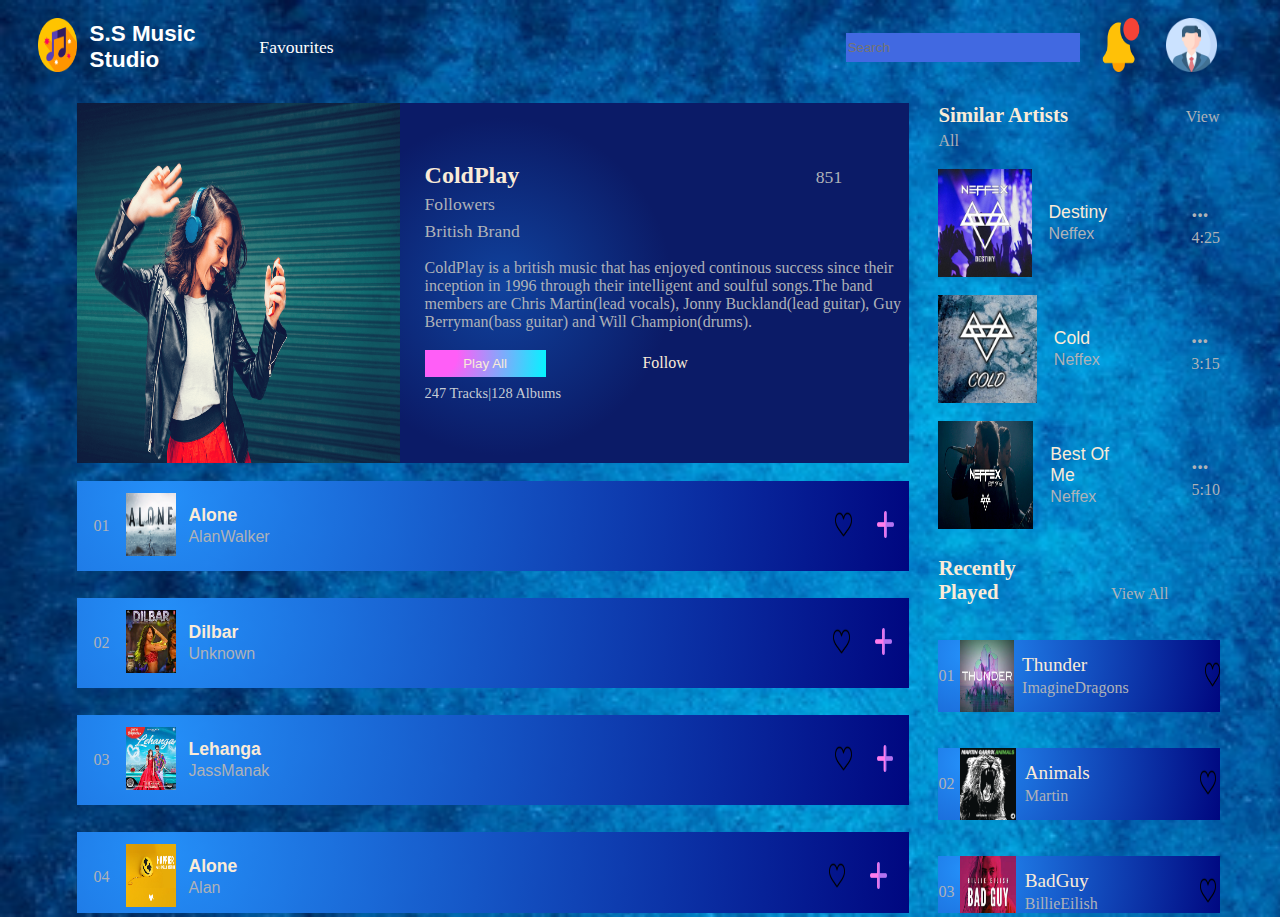
<file: playlist.html>
<!DOCTYPE html>
<html>
    <head><title>My Playlist</title>
    <link rel="stylesheet" href="playliststyle.css">
    </head>
    <body>
        <header>
            <span id="logo-img">
                <img src="images/logo.png">
            </span>
                <a href="index.html">S.S Music<br>Studio</a>
                <span id="favourite">
                    Favourites
                </span>
                <form>
                    <input type="text" id="searchbar" name="search" placeholder="Search">
                </form>
                <span id="bell">
                    <img src="images/bell.png">
                </span>
                <span id="user">
                    <img src="images/user1.png">
                </span>
        </header>
        <section id="leftpart">
            <section id="big-card">
                <div id="bigcard-image">
                    <img src="images/carousel2.jpg">
                </div>
                <div id="bigcard-content"><span id="big-head">ColdPlay</span>
                    <span class="subhead">851 Followers</span><br>
                <span class="subhead">British Brand</span>
            <span id="inner-content"><p>ColdPlay is a british music that has enjoyed continous success since their inception in 1996 through their
                intelligent and soulful songs.The band members are Chris Martin(lead vocals), Jonny Buckland(lead guitar), Guy Berryman(bass guitar)
                and Will Champion(drums).</p>
            </span>
        <span id="playall"><button type="submit">Play All</button></span><span id="follow"><a href="">Follow</a></span><br>
        <span id="count">247 Tracks|128 Albums</span>
        </div>
        
            </section>
            <section id="small-cards">
                <div class="card">
                    <span class="number">
                        01
                    </span>
                    <span class="card-img">
                        <img src="images/newreleases/alone.jpg">
                    </span>
                    <span class="song-name">Alone<br><b>AlanWalker</b></span>
                    <span class="heart" id="heart1">
                        <img src="images/heart.png">
                    </span>
                    <span class="plus">
                        <img src="images/plus.png">
                    </span>
                </div>
                <div class="card">
                    <span class="number">
                        02
                    </span>
                    <span class="card-img">
                        <img src="images/latest_hindi/dilbar.jpg">
                    </span>
                    <span class="song-name">Dilbar<br><b>Unknown</b></span>
                    <span class="heart" id="heart2">
                        <img src="images/heart.png">
                    </span>
                    <span class="plus">
                        <img src="images/plus.png">
                    </span>
                </div>
                <div class="card">
                    <span class="number">
                        03
                    </span>
                    <span class="card-img">
                        <img src="images/latest_punjabi/lehanga.jpg">
                    </span>
                    <span class="song-name">Lehanga<br><b>JassManak</b></span>
                    <span class="heart" id="heart3">
                        <img src="images/heart.png">
                    </span>
                    <span class="plus">
                        <img src="images/plus.png">
                    </span>
                </div>
                <div class="card">
                    <span class="number">
                        04
                    </span>
                    <span class="card-img">
                        <img src="images/newreleases/happier.jpg">
                    </span>
                    <span class="song-name">Alone<br><b>Alan</b></span>
                    <span class="heart" id="heart4">
                        <img src="images/heart.png">
                    </span>
                    <span class="plus">
                        <img src="images/plus.png">
                    </span>
                </div>
                <div class="card">
                    <span class="number">
                        05
                    </span>
                    <span class="card-img">
                        <img src="images/newreleases/alone.jpg">
                    </span>
                    <span class="song-name">Happier<br><b>Marshmello</b></span>
                    <span class="heart" id="heart5">
                        <img src="images/heart.png">
                    </span>
                    <span class="plus">
                        <img src="images/plus.png">
                    </span>
                </div>
                <div class="card">
                    <span class="number">
                        06
                    </span>
                    <span class="card-img">
                        <img src="images/latest_hindi/tera ban jaunga.jpg">
                    </span>
                    <span class="song-name">Tera Ban Jaunga<br><b>Arijit</b></span>
                    <span class="heart" id="heart6">
                        <img src="images/heart.png">
                    </span>
                    <span class="plus">
                        <img src="images/plus.png">
                    </span>
                </div>
                <div class="card">
                    <span class="number">
                        07
                    </span>
                    <span class="card-img">
                        <img src="images/newreleases/sad.png">
                    </span>
                    <span class="song-name">Sad!<br><b>XXXTentacion</b></span>
                    <span class="heart" id="heart7">
                        <img src="images/heart.png">
                    </span>
                    <span class="plus">
                        <img src="images/plus.png">
                    </span>
                </div>
                <div class="card">
                    <span class="number">
                        08
                    </span>
                    <span class="card-img">
                        <img src="images/newreleases/lovely.jpg">
                    </span>
                    <span class="song-name">Lovely<br><b>BillieEilish</b></span>
                    <span class="heart" id="heart8">
                        <img src="images/heart.png">
                    </span>
                    <span class="plus">
                        <img src="images/plus.png">
                    </span>
                </div>
                <div class="card">
                    <span class="number">
                        09
                    </span>
                    <span class="card-img">
                        <img src="images/latest_punjabi/oldskool.jpg">
                    </span>
                    <span class="song-name">OldSkool<br><b>Prem Gill</b></span>
                    <span class="heart" id="heart9">
                        <img src="images/heart.png">
                    </span>
                    <span class="plus">
                        <img src="images/plus.png">
                    </span>
                </div>
                <div class="card">
                    <span class="number">
                        10
                    </span>
                    <span class="card-img">
                        <img src="images/newreleases/alone2.jpg">
                    </span>
                    <span class="song-name">Alone Pt.II<br><b>AlanWalker</b></span>
                    <span class="heart" id="heart10">
                        <img src="images/heart.png">
                    </span>
                    <span class="plus">
                        <img src="images/plus.png">
                    </span>
                </div>
               
            </section> 
        </section>
        <section id="rightpart">
            <div id="vertical-card">
                <span class="vertical-head">Similar Artists <b>View All</b></span>
                <div class="small-vcards">
                    <span class="cards-image">
                        <img src="images/aside/destiny.jpg">
                    </span>
                    <span class="songs-name">
                        Destiny<br>
                        <b>
                            Neffex
                        </b>
                    </span>
                    <span id="nef1">
                        ...
                        <br>
                        <b>
                            4:25
                        </b>
                    </span>
                </div>
                <div class="small-vcards">
                    <span class="cards-image">
                        <img src="images/aside/cold.jpg">
                    </span>
                    <span class="songs-name">
                        Cold<br>
                        <b>
                            Neffex
                        </b>
                    </span>
                    <span id="nef2">
                        ...
                        <br>
                        <b>
                            3:15
                        </b>
                    </span>
                </div>
                <div class="small-vcards">
                    <span class="cards-image">
                        <img src="images/aside/bestofme.jpg">
                    </span>
                    <span class="songs-name">
                        Best Of Me<br>
                        <b>
                            Neffex
                        </b>
                    </span>
                    <span id="nef3">
                        ...
                        <br>
                        <b>
                            5:10
                        </b>
                    </span>
                </div>
            </div>
            <div id="vertical-card2">
                <span class="vertical-head">Recently Played<b>View All</b></span>
                <div class="small-cards2">
                    <span class="song-number">
                        01
                    </span>
                    <span class="card2-image">
                        <img src="images/aside/thunder.jpg">
                    </span>
                    <span class="details">
                        Thunder<br>
                        <b>ImagineDragons</b>
                    </span>
                    <span class="hurt" id="hurt1">
                        <img src="images/heart.png">
                    </span>
                </div>
                <div class="small-cards2">
                    <span class="song-number">
                        02
                    </span>
                    <span class="card2-image">
                        <img src="images/aside/animals.jpg">
                    </span>
                    <span class="details">
                        Animals<br>
                        <b>Martin</b>
                    </span>
                    <span class="hurt" id="hurt2">
                        <img src="images/heart.png">
                    </span>
                </div>
                <div class="small-cards2">
                    <span class="song-number">
                        03
                    </span>
                    <span class="card2-image">
                        <img src="images/aside/badguy.jpg">
                    </span>
                    <span class="details">
                        BadGuy<br>
                        <b>BillieEilish</b>
                    </span>
                    <span class="hurt" id="hurt3">
                        <img src="images/heart.png">
                    </span>
                </div>
                <div class="small-cards2">
                    <span class="song-number">
                        04
                    </span>
                    <span class="card2-image">
                        <img src="images/aside/loseyou.png">
                    </span>
                    <span class="details">
                        LoseYou<br>
                        <b>SelenaGomez</b>
                    </span>
                    <span class="hurt" id="hurt4">
                        <img src="images/heart.png">
                    </span>
                </div>
                <div class="small-cards2">
                    <span class="song-number">
                        05
                    </span>
                    <span class="card2-image">
                        <img src="images/newreleases/happier.jpg">
                    </span>
                    <span class="details">
                        Happier<br>
                        <b>Marshmello</b>
                    </span>
                    <span class="hurt" id="hurt5">
                        <img src="images/heart.png">
                    </span>
                </div>
                <div class="small-cards2">
                    <span class="song-number">
                        06
                    </span>
                    <span class="card2-image">
                        <img src="images/aside/destiny.jpg">
                    </span>
                    <span class="details">
                        Destiny<br>
                        <b>Neffex</b>
                    </span>
                    <span class="hurt" id="hurt6">
                        <img src="images/heart.png">
                    </span>
                </div>
                <div class="small-cards2">
                    <span class="song-number">
                        07
                    </span>
                    <span class="card2-image">
                        <img src="images/newreleases/lovely.jpg">
                    </span>
                    <span class="details">
                        Lovely<br>
                        <b>BillieEilish</b>
                    </span>
                    <span class="hurt" id="hurt7">
                        <img src="images/heart.png">
                    </span>
                </div>
                
            </div>
        </section>
    </body>
</html>
</file>
<file: playliststyle.css>
body{
    margin:0px;
    background-image: url("images/background1.jpg");
    background-repeat: no-repeat;
    background-size: cover;
    width:100vw;
}
header{
    margin-top:2vh;
    width:100%;
    display: flex;
    align-items: center;
    color:white;
}
#logo-img{
    width:3%;
    margin-left: 3%;
}
#logo-img img{
    width:100%;
    height:6vh;
    animation:revolve 1s ease-in-out infinite normal;
}
@keyframes revolve{
    from{
        transform: rotate(0deg);
    }
    to{
        transform: rotate(360deg);
    }
}
header a{
    text-decoration: none;
    font-size: 1.4rem;
    font-family: sans-serif;
    color: white;
    font-weight: 600;
    margin-left:1%;
}
header a:hover{
    text-decoration: underline;
    color: deeppink;
}
#favourite{
    margin-left:5%;
    font-size: 1.1rem;
}
#favourite:hover{
    border:2px dotted chartreuse;
}
header form{
    width:18%;
    margin-left: 40%;
}
header input{
    width:100%;
    background-color: royalblue;
    border: none;
    height:3vh;
}
#bell{
    width:3%;
    margin-left: 2%;
}
#bell img{
    width:100%;
    height:6vh;
    animation:ring 1s ease-in-out infinite alternate;
}
@keyframes ring{
    from{
        transform: rotate(0deg);
    }
    25%{
        transform: rotate(15deg);
    }
    50%{
        transform: rotate(0deg);
    }
    75%{
        transform: rotate(-15deg);
    }
    to{
        transform: rotate(0deg);
    }

}
#user{
    width:4%;
    margin-left: 2%;
}
#user img{
    width:100%;
    height:6vh;
}

#leftpart{
    width:65%;
    height: 90vh;
    overflow: scroll;
    overflow-x: hidden;
    display: inline-block;
    margin-left: 6%;
    margin-top:3vh;
}
#leftpart::-webkit-scrollbar{
    display: none;
}
#big-card{
    width:100%;
    height:40vh;
    display: flex;
    flex-direction: row;
    align-items: center;
    background-image: radial-gradient( circle 976px at 51.2% 51%,  rgba(11,27,103,1) 0%, rgba(16,66,157,1) 0%, rgba(11,27,103,1) 17.3%, rgba(11,27,103,1) 58.8%, rgba(11,27,103,1) 71.4%, rgba(16,66,157,1) 100.2%, rgba(187,187,187,1) 100.2% );
   

}
#bigcard-image{
    width:40%;
    height: 100%;

}
#bigcard-image img{ 
    width:100%;
    height: 100%;
}
#bigcard-content{
    width:60%;
    color: antiquewhite;
    font-size: 1.5rem;
    font-weight: bold;
    margin-left:3%;
}
.subhead{
    color:#aeb2b8;
    font-size: 1.1rem;
    font-weight: 300;
}
#inner-content{
    width:100%;
    color:#aeb2b8;
    font-size:1rem;
    font-weight: 200;
}
#playall button{
    width:25%;
    height: 3vh;
    color: antiquewhite;
    background-image: radial-gradient( circle farthest-corner at 10% 20%,  rgba(255,94,247,1) 17.8%, rgba(2,245,255,1) 100.2% );
    border: none;
    margin-right: 20%;
    cursor: pointer;
}
#big-head{
    margin-right: 60%;
}
#follow a{
    text-decoration: none;
    font-size: 1rem;
    font-weight: 500;
    color: antiquewhite;
}
#count{
    font-size: 0.9rem;
    font-weight:300;
    color: #c5cbd4;
}
#small-cards{
    width: 100%;
    height: auto;
    display: flex;
    flex-direction: column;
}
.card{
    width: 100%;
    height:10vh;
    margin-top: 2vh;
    margin-bottom: 1vh;
    background-image: radial-gradient( circle farthest-corner at 10% 20%,  rgba(37,145,251,0.98) 0.1%, rgba(0,7,128,1) 99.8% );
    display: flex;
    flex-direction: row;
    align-items: center;
}
.card:hover{
    box-shadow: 0px 0px 6px 6px white;
    cursor: pointer;
}
.number{
    font-size: 1rem;
    color:#aeb2b8;
    margin-left: 2%;
}
.card-img{
    width:6%;
    margin-left:2%;
}
.card-img img{
    width:100%;
    height:7vh;
}
.song-name{
    margin-left:1.5%;
    font-size: 1.1rem;
    color: antiquewhite;
    font-family: sans-serif;
    font-weight: 600;
}
.song-name b{
    font-size: 1rem;
    color: #aeb2b8;
    font-weight: 300;
}
.heart{
    width:2%;
}
.heart img{
    width:100%;
    height:3vh;
}
.heart img:hover{
    box-shadow: 0px 0px 2px 2px red;
}
#heart1{
    margin-left: 68%;
}
#heart2{
    margin-left: 69.5%;
}
#heart3{
    margin-left: 68%;
}
#heart4{
    margin-left: 71.1%;
}
#heart5{
    margin-left: 67.7%;
}
#heart6{
    margin-left: 61.9%;
}
#heart7{
    margin-left: 66%;
}
#heart8{
    margin-left: 68.8%;
}
#heart9{
    margin-left: 68%;
}
#heart10{
    margin-left: 67.3%;
}
.plus{
    width:2%;
    margin-left: 3%;
}
.plus img{
    width:100%;
    height:3vh;
}

#rightpart{
    width:22%;
    margin-left: 2%;
    margin-right: 2%;
    display: inline-block;
    height: 90vh;
    overflow: scroll;
    overflow-x: hidden;
}
#rightpart::-webkit-scrollbar{
    display: none;
}
#vertical-card{
    width:100%;
    height:auto;
    display: flex;
    flex-direction: column;
}
.vertical-head{
    width:100%;
    font-size: 1.3rem;
    color: antiquewhite;
    font-weight: 600;

}
.vertical-head b{
    font-size:1rem;
    color:#aeb2b8;
    font-weight: 300;
    margin-left: 40%;
}
.small-vcards{
    margin-top: 2vh;
    display: flex;
    flex-direction: row;
    width: 100%;
    height:12vh;
    align-items: center;
    cursor: pointer;
}
.small-vcards:hover{
    box-shadow: 0px 0px 4px 4px greenyellow;
}
.cards-image{
    width:35%;
    height:100%;
}
.cards-image img{
    width:100%;
    height:100%;
}
.songs-name{
    font-size: 1.1rem;
    color: antiquewhite;
    margin-left: 6%;
    font-weight: 500;
    font-family: sans-serif;
}
.songs-name b{
    font-size: 1rem;
    color:#aeb2b8;
    font-weight: 300;
}
#nef1{
    color: #aeb2b8;
    font-size: 1.4rem;
    font-weight: 600;
    margin-left: 30%;
}
#nef1 b{
    color: #aeb2b8;
    font-weight: 300;
    font-size: 1rem;
}
#nef2{
    color: #aeb2b8;
    font-size: 1.4rem;
    font-weight: 600;
    margin-left: 32.5%;
}
#nef2 b{
    color: #aeb2b8;
    font-weight: 300;
    font-size: 1rem;
}
#nef3{
    color: #aeb2b8;
    font-size: 1.4rem;
    font-weight: 600;
    margin-left: 20%;
}
#nef3 b{
    color: #aeb2b8;
    font-weight: 300;
    font-size: 1rem;
}
#vertical-card2{
    display: flex;
    flex-direction: column;
    width:100%;
    margin-top:3vh;
}
.small-cards2{
    display: flex;
    flex-direction: row;
    margin-top: 2vh;
    align-items: center;
    margin-top: 4vh;
    height:8vh;
    width:100%;
    background-image: radial-gradient( circle farthest-corner at 10% 20%,  rgba(37,145,251,0.98) 0.1%, rgba(0,7,128,1) 99.8% );
}
.small-cards2:hover{
    box-shadow: 0px 0px 6px 4px white;
}
.song-number{
    font-size: 1rem;
    color: #aeb2b8;
    margin-right: 2%;
}
.card2-image{
    width:20%;
    height:100%;
}
.card2-image img{
    width:100%;
    height:100%;
}
.details{
    margin-left: 3%;
    color: antiquewhite;
    font-size: 1.2rem;
    font-weight: 500;
}
.details b{
    font-size: 1rem;
    color: #aeb2b8;
    font-weight: 300;
}
.hurt{
    width:5.7%;
}
.hurt img{
    width: 100%;
    height:3vh;
}
.hurt img:hover{
    box-shadow: 0px 0px 2px 2px red;
}
#hurt1{
    margin-left: 27%;
}
#hurt2{
    margin-left: 39%;
}
#hurt3{
    margin-left: 36.5%;
}
#hurt4{
    margin-left: 31.5%;
}
#hurt5{
    margin-left: 34.5%;
}
#hurt6{
    margin-left: 39.2%;
}
#hurt7{
    margin-left: 35.4%;
}
</file>
